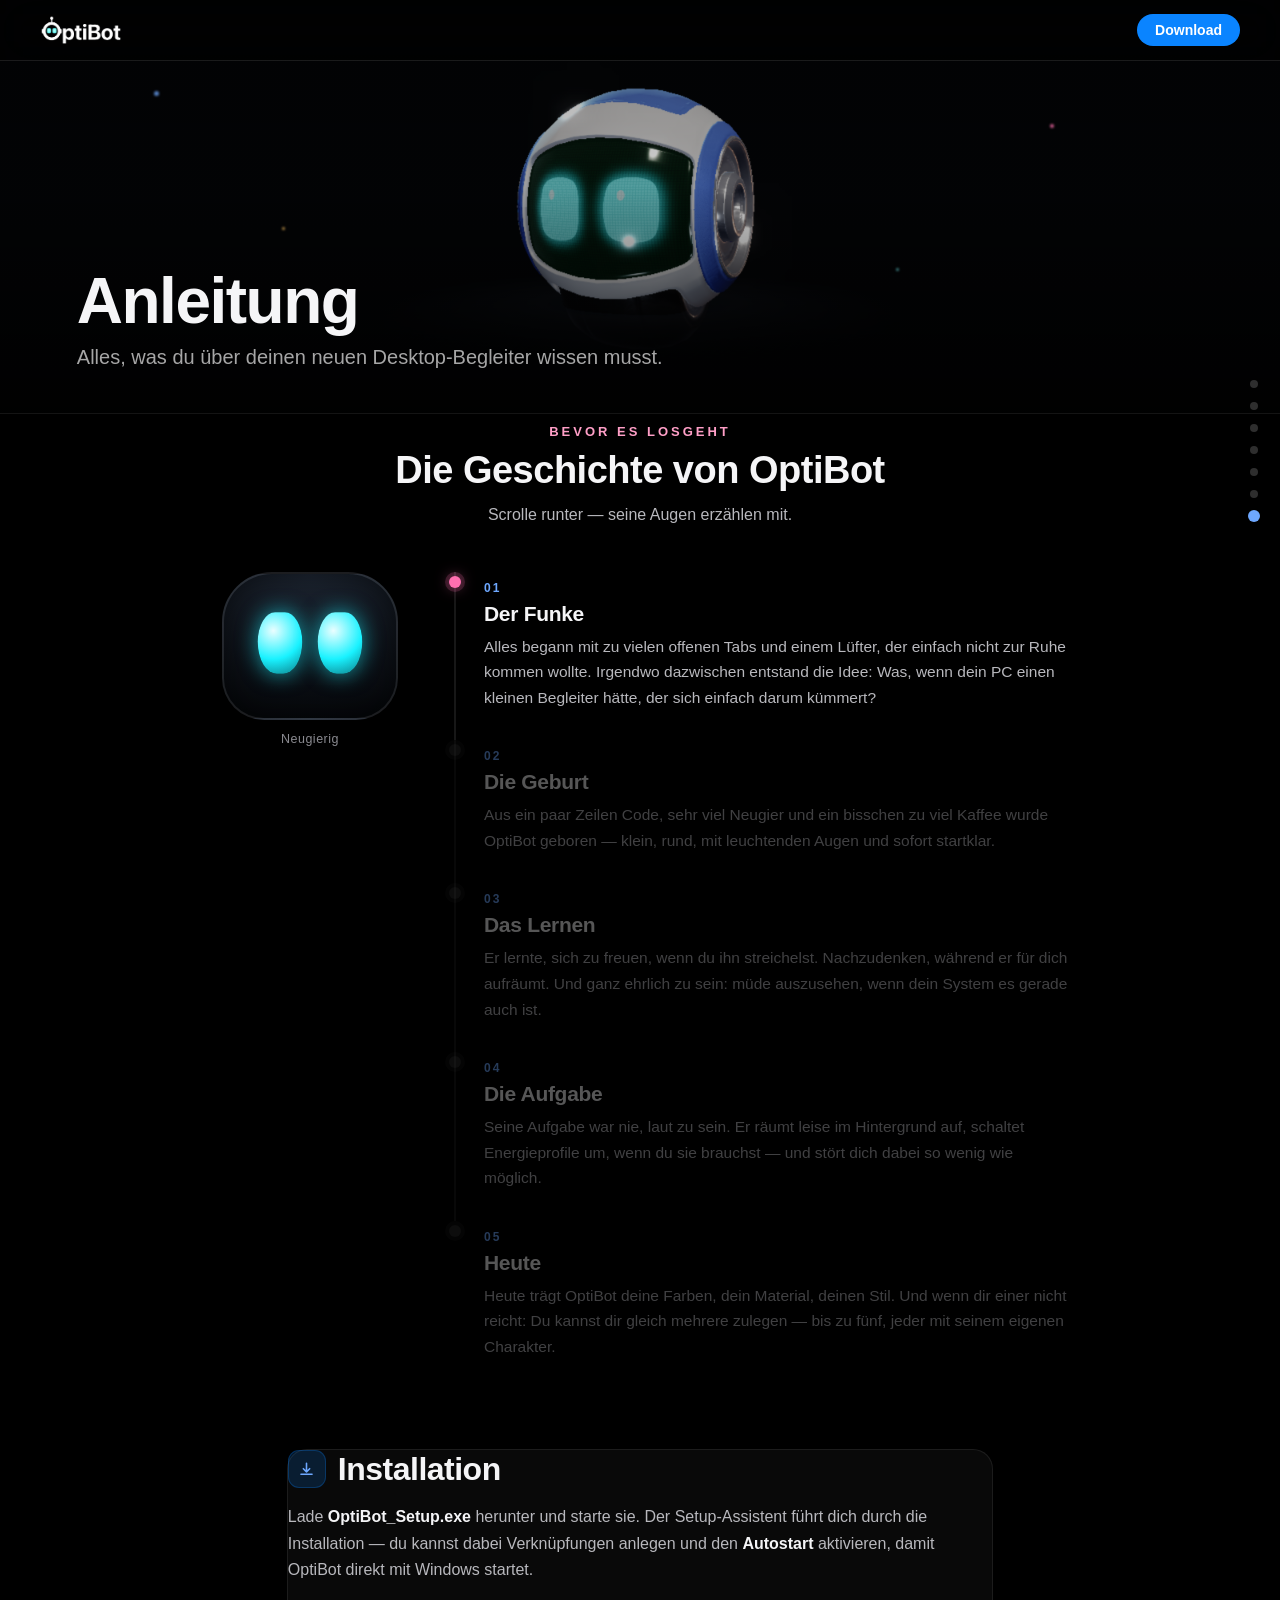
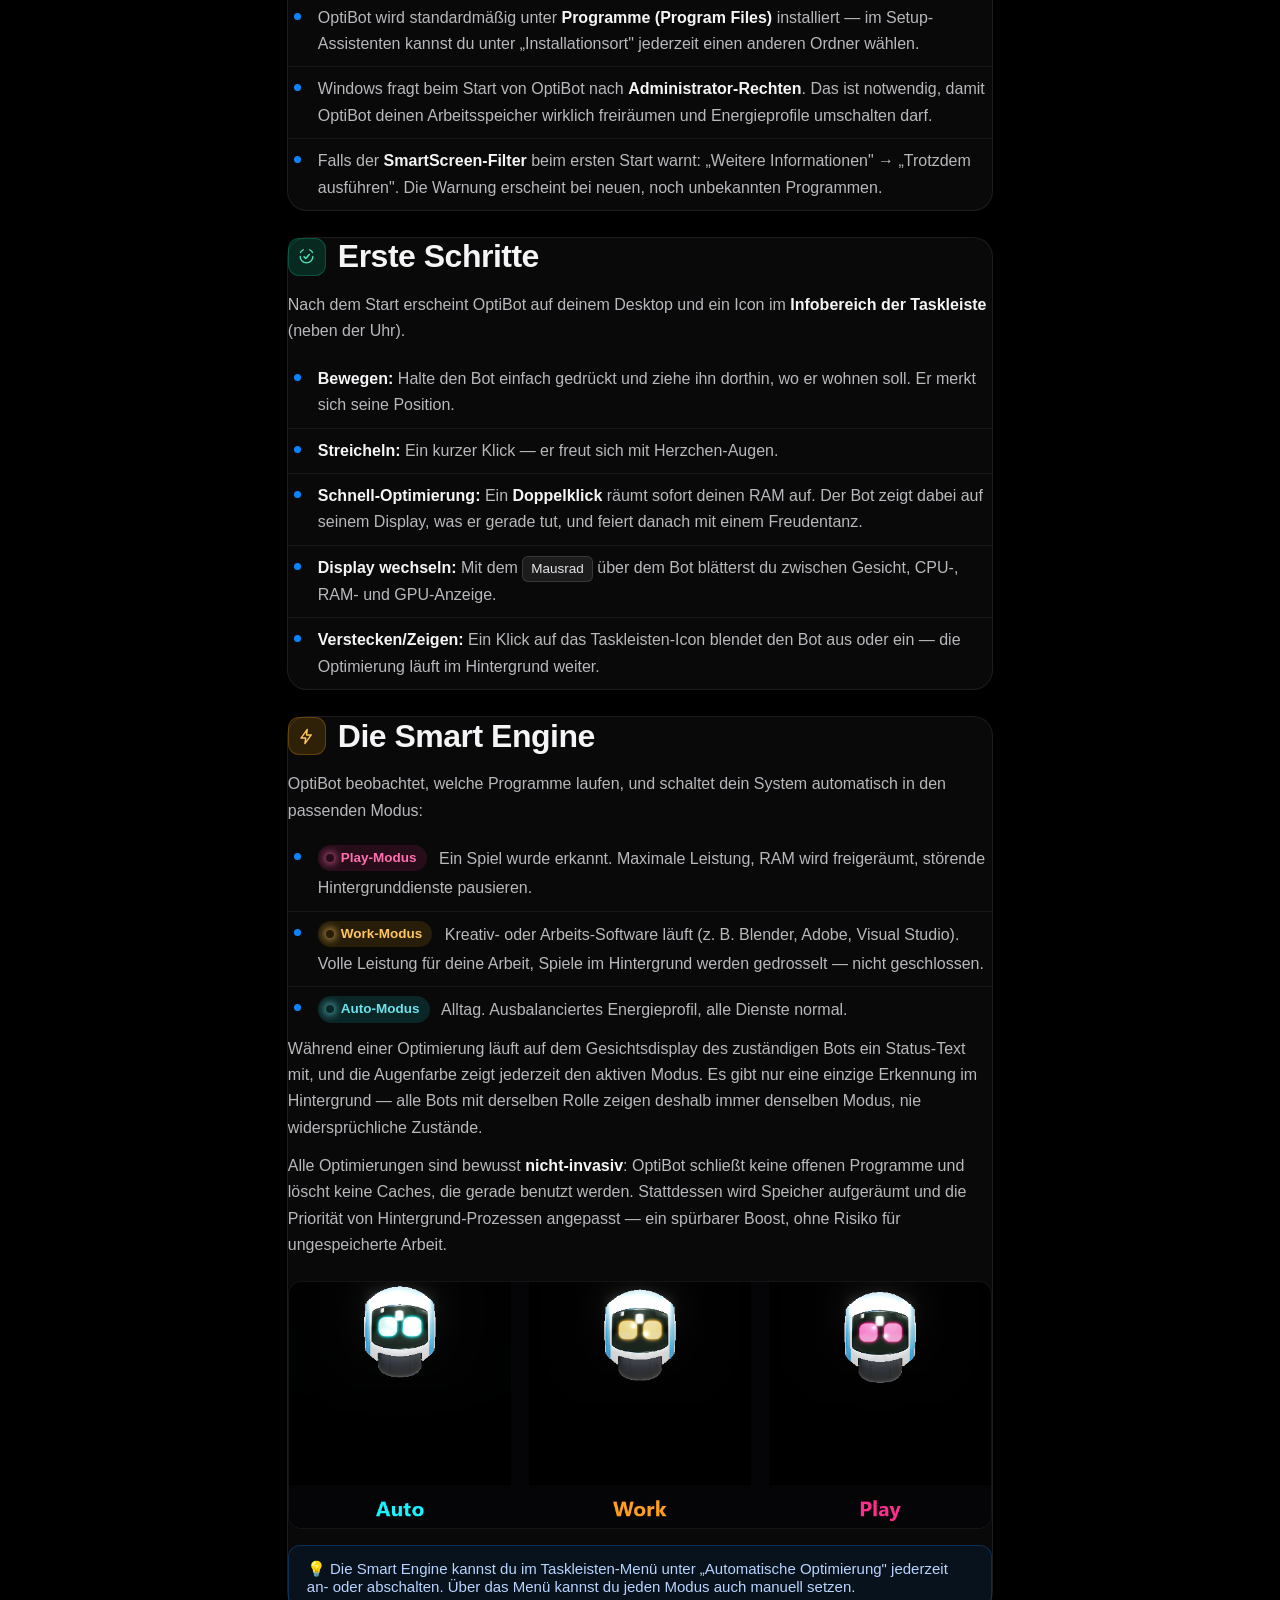
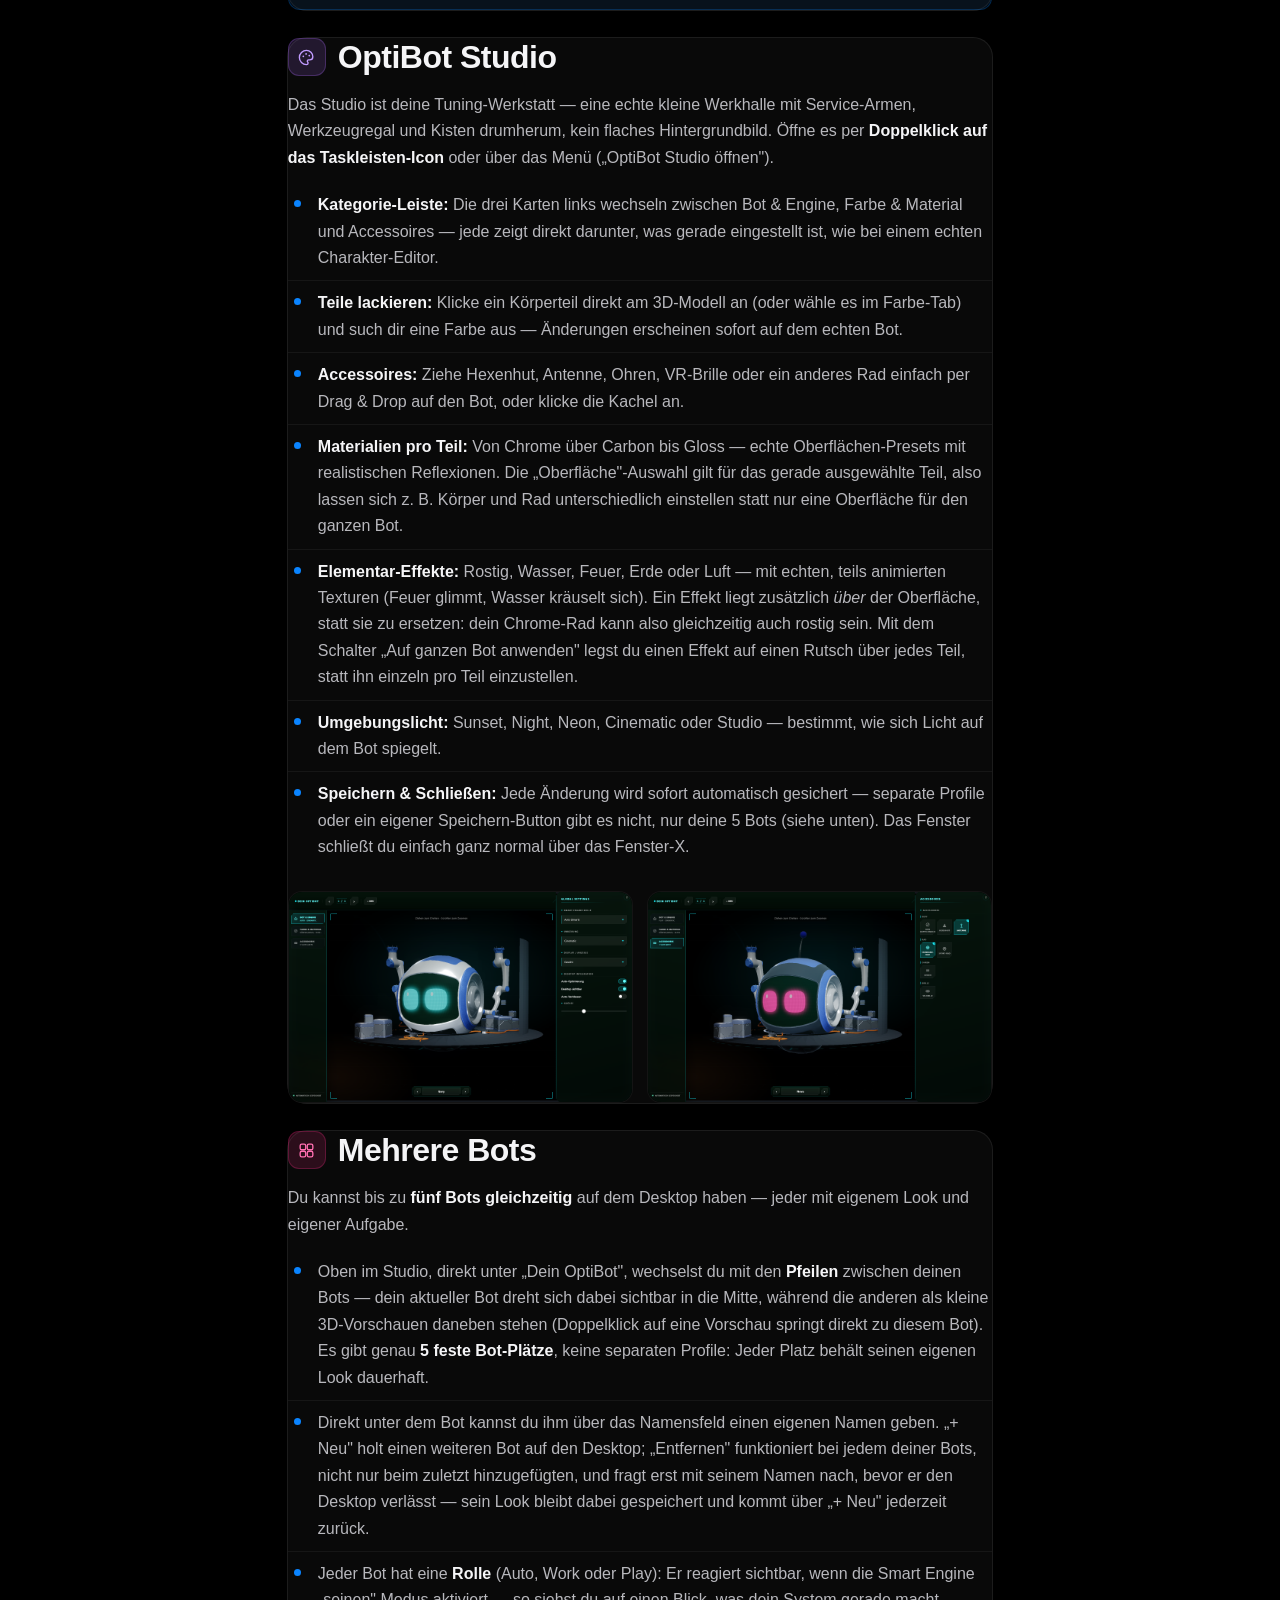
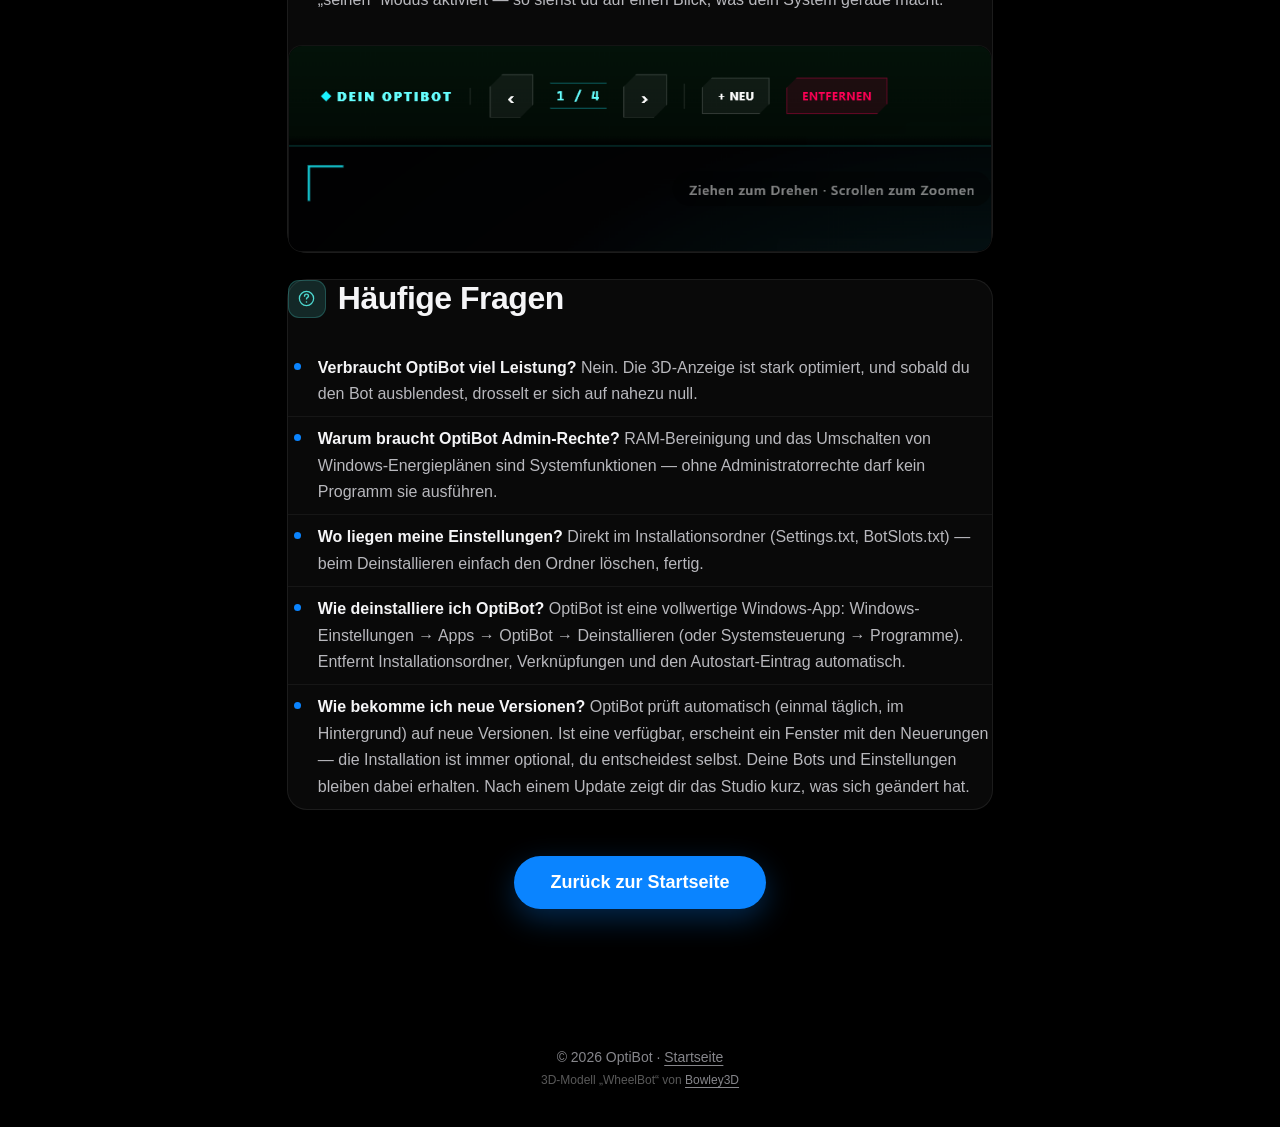
<file: anleitung.html>
<!DOCTYPE html>
<html lang="de">
<head>
    <meta charset="UTF-8">
    <meta name="viewport" content="width=device-width, initial-scale=1.0">
    <meta name="description" content="OptiBot Anleitung – Installation, Smart Engine, Studio und Multi-Bot-Setup erklärt.">
    <title>OptiBot &mdash; Anleitung</title>
    <link rel="icon" type="image/png" href="logo.png">
    <link rel="stylesheet" href="style.css">
    <style>
        /* Doc-specific layout on top of the site's base styles */
        .doc-header {
            position: relative;
            height: min(46vh, 420px);
            min-height: 260px;
            overflow: hidden;
            display: flex;
            align-items: flex-end;
            border-bottom: 1px solid rgba(255,255,255,0.08);
        }
        .doc-header img {
            position: absolute; inset: 0;
            width: 100%; height: 100%;
            object-fit: cover;
            object-position: center;
        }
        .doc-header .overlay {
            position: absolute; inset: 0;
            background: linear-gradient(to top, rgba(0,0,0,0.85) 0%, rgba(0,0,0,0.2) 55%, rgba(0,0,0,0.35) 100%);
        }
        .doc-header .title {
            position: relative;
            z-index: 2;
            padding: 0 6% 44px;
        }
        .doc-header h1 { font-size: clamp(38px, 6vw, 64px); font-weight: 800; letter-spacing: -1.5px; }
        .doc-header p { font-size: clamp(16px, 2vw, 20px); color: rgba(255,255,255,0.65); margin-top: 8px; }

        .doc {
            max-width: 860px;
            margin: 0 auto;
            padding: 60px 6% 100px;
        }
        .doc section {
            min-height: unset;
            padding: 0;
            margin-bottom: 26px;
            /* The site's base stylesheet hides sections (opacity 0) until the
               scroll-observer in script.js reveals them — this page doesn't
               load that script, so undo it here or the cards never appear. */
            opacity: 1;
            transform: none;
        }
        .doc-card {
            background: rgba(255,255,255,0.035);
            border: 1px solid rgba(255,255,255,0.08);
            border-radius: 20px;
            padding: 34px 38px;
            backdrop-filter: blur(14px);
            -webkit-backdrop-filter: blur(14px);
        }
        .doc-card h2 {
            font-size: clamp(24px, 3vw, 32px);
            font-weight: 700;
            letter-spacing: -0.5px;
            margin-bottom: 16px;
            display: flex;
            align-items: center;
            gap: 12px;
        }
        .doc-card p, .doc-card li {
            font-size: 16px;
            line-height: 1.65;
            color: #b8b8bd;
        }
        .doc-card p + p { margin-top: 12px; }
        .doc-card ul { margin: 12px 0 0 0; padding-left: 0; list-style: none; }
        .doc-card li {
            padding: 9px 0 9px 30px;
            position: relative;
            border-bottom: 1px solid rgba(255,255,255,0.05);
        }
        .doc-card li:last-child { border-bottom: none; }
        .doc-card li::before {
            content: '';
            position: absolute;
            left: 6px; top: 17px;
            width: 7px; height: 7px;
            border-radius: 50%;
            background: #0A84FF;
        }
        .doc-card b { color: #f5f5f7; font-weight: 600; }
        .kbd {
            display: inline-block;
            padding: 1px 8px;
            border-radius: 6px;
            background: rgba(255,255,255,0.08);
            border: 1px solid rgba(255,255,255,0.12);
            font-size: 13.5px;
            color: #e5e5ea;
            white-space: nowrap;
        }
        .tip {
            margin-top: 16px;
            padding: 14px 18px;
            border-radius: 12px;
            background: rgba(10,132,255,0.08);
            border: 1px solid rgba(10,132,255,0.25);
            font-size: 15px;
            color: #b9d4ff;
        }
        .back-row { text-align: center; margin-top: 46px; }

        .doc-img {
            width: 100%;
            display: block;
            margin-top: 22px;
            border-radius: 14px;
            border: 1px solid rgba(255,255,255,0.08);
            background: #000;
        }
        .doc-img-row {
            display: flex;
            gap: 14px;
            margin-top: 22px;
            flex-wrap: wrap;
        }
        .doc-img-row .doc-img { margin-top: 0; width: auto; min-width: 0; flex: 1 1 220px; }
        .doc-caption {
            margin-top: 10px;
            font-size: 13px;
            color: #86868b;
            text-align: center;
        }

        /* ---------- "mini experience" pass ---------- */
        .doc-header .sparkle {
            position: absolute;
            border-radius: 50%;
            pointer-events: none;
            filter: blur(1px);
            animation: sparkleDrift 7s ease-in-out infinite;
        }
        @keyframes sparkleDrift {
            0%, 100% { transform: translateY(0) scale(1); opacity: 0.55; }
            50% { transform: translateY(-22px) scale(1.3); opacity: 1; }
        }
        .doc-header img {
            animation: heroBreathe 9s ease-in-out infinite;
        }
        @keyframes heroBreathe {
            0%, 100% { transform: scale(1.0); }
            50% { transform: scale(1.035); }
        }
        @media (prefers-reduced-motion: reduce) {
            .doc-header img, .doc-header .sparkle { animation: none; }
        }

        .doc-card.reveal {
            opacity: 0;
            transform: translateY(28px);
            transition: opacity 0.7s cubic-bezier(0.16, 1, 0.3, 1), transform 0.7s cubic-bezier(0.16, 1, 0.3, 1);
        }
        .doc-card.reveal.visible { opacity: 1; transform: translateY(0); }

        .icon-chip {
            display: inline-flex;
            align-items: center;
            justify-content: center;
            width: 38px; height: 38px;
            border-radius: 11px;
            flex: none;
            background: var(--chip-bg, rgba(10,132,255,0.16));
            color: var(--chip-fg, #6ea8ff);
            box-shadow: 0 0 0 1px var(--chip-ring, rgba(10,132,255,0.22)) inset;
        }
        .icon-chip svg { width: 19px; height: 19px; }
        .doc-card:hover .icon-chip { box-shadow: 0 0 0 1px var(--chip-ring, rgba(10,132,255,0.22)) inset, 0 0 22px -4px var(--chip-fg, #6ea8ff); transition: box-shadow 0.4s; }

        .doc-img { transition: transform 0.45s cubic-bezier(0.16,1,0.3,1), box-shadow 0.45s; }
        .doc-img:hover { transform: translateY(-4px) scale(1.012); box-shadow: 0 18px 40px -14px rgba(0,0,0,0.6); }

        .mode-chip {
            display: inline-flex;
            align-items: center;
            gap: 7px;
            padding: 2px 10px 2px 8px;
            margin: 0 8px 4px 0;
            border-radius: 20px;
            font-size: 13.5px;
            font-weight: 600;
            white-space: nowrap;
            vertical-align: middle;
        }
        .mode-chip .dot {
            width: 8px; height: 8px;
            border-radius: 50%;
            box-shadow: 0 0 8px 1px currentColor;
        }
        .mode-chip.play { background: rgba(255,46,138,0.12); color: #ff6fb0; }
        .mode-chip.work { background: rgba(255,168,0,0.12); color: #ffc561; }
        .mode-chip.auto { background: rgba(25,242,255,0.12); color: #6be3ea; }

        /* Thin reading-progress bar — a small, quiet piece of "this page
           responds to you" polish that doesn't compete with the content. */
        .scroll-progress {
            position: fixed; top: 0; left: 0; height: 3px; width: 0%;
            background: linear-gradient(90deg, #6ea8ff, #ff6fb0, #ffc561);
            z-index: 200; transition: width 0.1s linear;
        }

        .icon-chip { transition: transform 0.35s cubic-bezier(0.34,1.56,0.64,1); }
        .doc-card:hover .icon-chip { transform: rotate(-6deg) scale(1.08); }

        /* ---------- "Die Geschichte von OptiBot" — a small, warm origin
           story ahead of the technical sections, told as a scrollytelling
           timeline: a sticky reactive mini-face on the left morphs its
           expression as each beat scrolls past on the right. The eyes are
           deliberately shape/size-morphing rounded blobs (not just a color
           swap) — the closest a flat CSS widget gets to how the real
           product's eyes actually deform between expressions, without
           duplicating that app's canvas/Catmull-Rom code for a one-off
           marketing widget. ---------- */
        /* Real bug: this is a bare <section>, and the base stylesheet hides
           every <section> at opacity:0 until script.js's scroll-observer
           reveals it — the same trap the .doc section override below
           already exists to avoid, just missed here since this section
           sits outside .doc. Without this, the entire story block rendered
           fully invisible (confirmed via computed styles: opacity:0,
           otherwise correctly laid out) despite every child element being
           individually visible/opaque. */
        .story-section { padding: 10px 6% 26px; opacity: 1; transform: none; }
        .story-intro { max-width: 640px; margin: 0 auto 44px; text-align: center; }
        .story-intro .eyebrow { font-size: 13px; font-weight: 700; letter-spacing: 3px; color: #ff9fc7; text-transform: uppercase; }
        .story-intro h2 { font-size: clamp(26px, 3.6vw, 38px); font-weight: 800; letter-spacing: -0.5px; margin-top: 10px; }
        .story-intro p { color: #b8b8bd; margin-top: 10px; line-height: 1.6; }

        .story-grid { max-width: 860px; margin: 0 auto; display: grid; grid-template-columns: 200px 1fr; gap: 44px; align-items: start; }
        .story-face-col { position: sticky; top: 100px; display: flex; flex-direction: column; align-items: center; gap: 12px; }
        .mini-face {
            width: 176px; height: 148px; border-radius: 50px 50px 42px 42px;
            background: radial-gradient(120% 100% at 50% 0%, #1c2430, #05070a);
            border: 2px solid rgba(255,255,255,0.09);
            box-shadow: 0 24px 50px -20px rgba(0,0,0,0.7), inset 0 0 30px rgba(0,0,0,0.45);
            display: flex; align-items: center; justify-content: center; gap: 18px;
        }
        .mini-eye {
            width: 42px; height: 50px; border-radius: 42% 42% 46% 46% / 52% 52% 56% 56%;
            background: radial-gradient(circle at 35% 30%, #eafeff, #19f2ff 55%, #0c7c86 100%);
            box-shadow: 0 0 18px 2px rgba(25,242,255,0.5);
            transition: all 0.55s cubic-bezier(0.34, 1.4, 0.4, 1);
        }
        .story-face-label { font-size: 12.5px; color: #8a8a90; letter-spacing: 0.5px; min-height: 16px; transition: opacity 0.3s; }

        .mini-face.curious .mini-eye { height: 58px; transform: translateY(-3px) scale(1.06); }
        .mini-face.heart .mini-eye {
            background: radial-gradient(circle at 35% 30%, #ffe3ef, #ff6fb0 55%, #b23a72 100%);
            box-shadow: 0 0 18px 2px rgba(255,111,176,0.55); transform: scale(1.04);
        }
        .mini-face.focused .mini-eye { height: 24px; border-radius: 50% / 65%; }
        .mini-face.happy .mini-eye {
            height: 54px; transform: scale(1.05) translateY(-2px);
            background: radial-gradient(circle at 35% 30%, #eafeff, #6be3ea 55%, #157b82 100%);
        }

        .story-beats { min-width: 0; }
        .story-beat {
            padding: 6px 0 30px 28px; border-left: 2px solid rgba(255,255,255,0.09); position: relative;
            opacity: 0.35; transition: opacity 0.5s ease;
        }
        .story-beat.active { opacity: 1; }
        .story-beat:last-child { border-left-color: transparent; padding-bottom: 4px; }
        .story-beat::before {
            content: ''; position: absolute; left: -7px; top: 4px; width: 12px; height: 12px; border-radius: 50%;
            background: rgba(255,255,255,0.15); box-shadow: 0 0 0 4px rgba(255,255,255,0.05);
            transition: background 0.4s, box-shadow 0.4s;
        }
        .story-beat.active::before { background: #ff6fb0; box-shadow: 0 0 0 4px rgba(255,111,176,0.18), 0 0 14px rgba(255,111,176,0.5); }
        .story-eyebrow { font-size: 12px; color: #6ea8ff; letter-spacing: 2px; font-weight: 700; }
        .story-beat h3 { font-size: 21px; font-weight: 700; margin: 6px 0 8px; letter-spacing: -0.3px; }
        .story-beat p { color: #b8b8bd; line-height: 1.65; font-size: 15.5px; }

        @media (max-width: 720px) {
            .story-grid { grid-template-columns: 1fr; }
            .story-face-col { position: static; flex-direction: row; justify-content: center; margin-bottom: 10px; }
        }

        /* Right-edge section wayfinding — an Apple-product-page-style dot
           rail, hidden on narrow screens where there's no room to spare. */
        .doc-nav {
            position: fixed;
            right: 22px;
            top: 50%;
            transform: translateY(-50%);
            display: flex;
            flex-direction: column;
            gap: 14px;
            z-index: 90;
        }
        .doc-nav a {
            width: 8px; height: 8px;
            border-radius: 50%;
            background: rgba(255,255,255,0.18);
            transition: background 0.3s, transform 0.3s;
        }
        .doc-nav a.active { background: #6ea8ff; transform: scale(1.5); }
        @media (max-width: 1100px) { .doc-nav { display: none; } }
    </style>
</head>
<body>
    <nav>
        <a href="index.html" class="brand">
            <img src="logo_wordmark.png" alt="OptiBot" class="wordmark">
        </a>
        <div class="nav-links">
            <a href="index.html#download" class="btn-nav">Download</a>
        </div>
    </nav>

    <header class="doc-header">
        <img src="tutorial_header.png" alt="OptiBot">
        <div class="sparkle" style="left:12%; top:22%; width:5px; height:5px; background:#6ea8ff; animation-delay:0s;"></div>
        <div class="sparkle" style="left:22%; top:55%; width:3px; height:3px; background:#ffc561; animation-delay:1.6s;"></div>
        <div class="sparkle" style="left:82%; top:30%; width:4px; height:4px; background:#ff6fb0; animation-delay:3.1s;"></div>
        <div class="sparkle" style="left:70%; top:65%; width:3px; height:3px; background:#6be3ea; animation-delay:4.4s;"></div>
        <div class="overlay"></div>
        <div class="title">
            <h1>Anleitung</h1>
            <p>Alles, was du über deinen neuen Desktop-Begleiter wissen musst.</p>
        </div>
    </header>

    <div class="scroll-progress" id="scrollProgress"></div>

    <div class="doc-nav" aria-hidden="true">
        <a href="#s-story" data-target="s-story"></a>
        <a href="#s-install" data-target="s-install"></a>
        <a href="#s-start" data-target="s-start"></a>
        <a href="#s-engine" data-target="s-engine"></a>
        <a href="#s-studio" data-target="s-studio"></a>
        <a href="#s-multi" data-target="s-multi"></a>
        <a href="#s-faq" data-target="s-faq"></a>
    </div>

    <section class="story-section" id="s-story">
        <div class="story-intro">
            <div class="eyebrow">Bevor es losgeht</div>
            <h2>Die Geschichte von OptiBot</h2>
            <p>Scrolle runter — seine Augen erzählen mit.</p>
        </div>
        <div class="story-grid">
            <div class="story-face-col">
                <div class="mini-face normal" id="miniFace">
                    <div class="mini-eye"></div>
                    <div class="mini-eye"></div>
                </div>
                <div class="story-face-label" id="miniFaceLabel">&nbsp;</div>
            </div>
            <div class="story-beats">
                <div class="story-beat" data-face="curious" data-label="Neugierig">
                    <span class="story-eyebrow">01</span>
                    <h3>Der Funke</h3>
                    <p>Alles begann mit zu vielen offenen Tabs und einem Lüfter, der einfach nicht zur Ruhe kommen wollte. Irgendwo dazwischen entstand die Idee: Was, wenn dein PC einen kleinen Begleiter hätte, der sich einfach darum kümmert?</p>
                </div>
                <div class="story-beat" data-face="normal" data-label="Startklar">
                    <span class="story-eyebrow">02</span>
                    <h3>Die Geburt</h3>
                    <p>Aus ein paar Zeilen Code, sehr viel Neugier und ein bisschen zu viel Kaffee wurde OptiBot geboren — klein, rund, mit leuchtenden Augen und sofort startklar.</p>
                </div>
                <div class="story-beat" data-face="heart" data-label="Verliebt">
                    <span class="story-eyebrow">03</span>
                    <h3>Das Lernen</h3>
                    <p>Er lernte, sich zu freuen, wenn du ihn streichelst. Nachzudenken, während er für dich aufräumt. Und ganz ehrlich zu sein: müde auszusehen, wenn dein System es gerade auch ist.</p>
                </div>
                <div class="story-beat" data-face="focused" data-label="Konzentriert">
                    <span class="story-eyebrow">04</span>
                    <h3>Die Aufgabe</h3>
                    <p>Seine Aufgabe war nie, laut zu sein. Er räumt leise im Hintergrund auf, schaltet Energieprofile um, wenn du sie brauchst — und stört dich dabei so wenig wie möglich.</p>
                </div>
                <div class="story-beat" data-face="happy" data-label="Glücklich">
                    <span class="story-eyebrow">05</span>
                    <h3>Heute</h3>
                    <p>Heute trägt OptiBot deine Farben, dein Material, deinen Stil. Und wenn dir einer nicht reicht: Du kannst dir gleich mehrere zulegen — bis zu fünf, jeder mit seinem eigenen Charakter.</p>
                </div>
            </div>
        </div>
    </section>

    <main class="doc">
        <section class="doc-card reveal" id="s-install">
            <h2><span class="icon-chip" style="--chip-bg:rgba(10,132,255,0.16); --chip-fg:#6ea8ff; --chip-ring:rgba(10,132,255,0.25)"><svg viewBox="0 0 24 24" fill="none"><path d="M12 4V15M12 15L8 11M12 15L16 11" stroke="currentColor" stroke-width="2" stroke-linecap="round" stroke-linejoin="round"/><path d="M5 18H19" stroke="currentColor" stroke-width="2" stroke-linecap="round"/></svg></span>Installation</h2>
            <p>Lade <b>OptiBot_Setup.exe</b> herunter und starte sie. Der Setup-Assistent führt dich durch die Installation — du kannst dabei Verknüpfungen anlegen und den <b>Autostart</b> aktivieren, damit OptiBot direkt mit Windows startet.</p>
            <ul>
                <li>OptiBot wird standardmäßig unter <b>Programme (Program Files)</b> installiert — im Setup-Assistenten kannst du unter „Installationsort" jederzeit einen anderen Ordner wählen.</li>
                <li>Windows fragt beim Start von OptiBot nach <b>Administrator-Rechten</b>. Das ist notwendig, damit OptiBot deinen Arbeitsspeicher wirklich freiräumen und Energieprofile umschalten darf.</li>
                <li>Falls der <b>SmartScreen-Filter</b> beim ersten Start warnt: „Weitere Informationen" → „Trotzdem ausführen". Die Warnung erscheint bei neuen, noch unbekannten Programmen.</li>
            </ul>
        </section>

        <section class="doc-card reveal" id="s-start">
            <h2><span class="icon-chip" style="--chip-bg:rgba(0,229,168,0.14); --chip-fg:#4de3b8; --chip-ring:rgba(0,229,168,0.22)"><svg viewBox="0 0 24 24" fill="none"><path d="M9 12.5l2 2 4.5-5" stroke="currentColor" stroke-width="2" stroke-linecap="round" stroke-linejoin="round"/><path d="M8 3.5c-2 1.2-3 2-3.6 3.4M16 3.5c2 1.2 3 2 3.6 3.4M4 12c0 4.4 3.6 8 8 8s8-3.6 8-8" stroke="currentColor" stroke-width="1.7" stroke-linecap="round"/></svg></span>Erste Schritte</h2>
            <p>Nach dem Start erscheint OptiBot auf deinem Desktop und ein Icon im <b>Infobereich der Taskleiste</b> (neben der Uhr).</p>
            <ul>
                <li><b>Bewegen:</b> Halte den Bot einfach gedrückt und ziehe ihn dorthin, wo er wohnen soll. Er merkt sich seine Position.</li>
                <li><b>Streicheln:</b> Ein kurzer Klick — er freut sich mit Herzchen-Augen.</li>
                <li><b>Schnell-Optimierung:</b> Ein <b>Doppelklick</b> räumt sofort deinen RAM auf. Der Bot zeigt dabei auf seinem Display, was er gerade tut, und feiert danach mit einem Freudentanz.</li>
                <li><b>Display wechseln:</b> Mit dem <span class="kbd">Mausrad</span> über dem Bot blätterst du zwischen Gesicht, CPU-, RAM- und GPU-Anzeige.</li>
                <li><b>Verstecken/Zeigen:</b> Ein Klick auf das Taskleisten-Icon blendet den Bot aus oder ein — die Optimierung läuft im Hintergrund weiter.</li>
            </ul>
        </section>

        <section class="doc-card reveal" id="s-engine">
            <h2><span class="icon-chip" style="--chip-bg:rgba(255,168,0,0.15); --chip-fg:#ffc561; --chip-ring:rgba(255,168,0,0.24)"><svg viewBox="0 0 24 24" fill="none"><path d="M13 3L5 14h6l-1 7 8-11h-6l1-7z" stroke="currentColor" stroke-width="1.8" stroke-linejoin="round"/></svg></span>Die Smart Engine</h2>
            <p>OptiBot beobachtet, welche Programme laufen, und schaltet dein System automatisch in den passenden Modus:</p>
            <ul>
                <li><span class="mode-chip play"><span class="dot"></span>Play-Modus</span> Ein Spiel wurde erkannt. Maximale Leistung, RAM wird freigeräumt, störende Hintergrunddienste pausieren.</li>
                <li><span class="mode-chip work"><span class="dot"></span>Work-Modus</span> Kreativ- oder Arbeits-Software läuft (z.&nbsp;B. Blender, Adobe, Visual Studio). Volle Leistung für deine Arbeit, Spiele im Hintergrund werden gedrosselt &mdash; nicht geschlossen.</li>
                <li><span class="mode-chip auto"><span class="dot"></span>Auto-Modus</span> Alltag. Ausbalanciertes Energieprofil, alle Dienste normal.</li>
            </ul>
            <p>Während einer Optimierung läuft auf dem Gesichtsdisplay des zuständigen Bots ein Status-Text mit, und die Augenfarbe zeigt jederzeit den aktiven Modus. Es gibt nur eine einzige Erkennung im Hintergrund — alle Bots mit derselben Rolle zeigen deshalb immer denselben Modus, nie widersprüchliche Zustände.</p>
            <p>Alle Optimierungen sind bewusst <b>nicht-invasiv</b>: OptiBot schließt keine offenen Programme und löscht keine Caches, die gerade benutzt werden. Stattdessen wird Speicher aufgeräumt und die Priorität von Hintergrund-Prozessen angepasst — ein spürbarer Boost, ohne Risiko für ungespeicherte Arbeit.</p>
            <img class="doc-img" src="anleitung_modes.png" alt="Die drei Augenfarben der Smart Engine: Auto (cyan), Work (bernstein), Play (magenta)">
            <div class="tip">💡 Die Smart Engine kannst du im Taskleisten-Menü unter „Automatische Optimierung" jederzeit an- oder abschalten. Über das Menü kannst du jeden Modus auch manuell setzen.</div>
        </section>

        <section class="doc-card reveal" id="s-studio">
            <h2><span class="icon-chip" style="--chip-bg:rgba(176,107,255,0.15); --chip-fg:#c19bff; --chip-ring:rgba(176,107,255,0.25)"><svg viewBox="0 0 24 24" fill="none"><path d="M12 3a9 9 0 100 18c1.1 0 2-.9 2-2 0-.5-.2-1-.5-1.3-.3-.4-.5-.8-.5-1.2 0-.9.7-1.5 1.5-1.5H16a4 4 0 004-4c0-4.4-3.6-8-8-8z" stroke="currentColor" stroke-width="1.7" stroke-linejoin="round"/><circle cx="8" cy="10.5" r="1.1" fill="currentColor"/><circle cx="11.5" cy="7.5" r="1.1" fill="currentColor"/><circle cx="15.5" cy="9.5" r="1.1" fill="currentColor"/></svg></span>OptiBot Studio</h2>
            <p>Das Studio ist deine Tuning-Werkstatt — eine echte kleine Werkhalle mit Service-Armen, Werkzeugregal und Kisten drumherum, kein flaches Hintergrundbild. Öffne es per <b>Doppelklick auf das Taskleisten-Icon</b> oder über das Menü („OptiBot Studio öffnen").</p>
            <ul>
                <li><b>Kategorie-Leiste:</b> Die drei Karten links wechseln zwischen Bot &amp; Engine, Farbe &amp; Material und Accessoires — jede zeigt direkt darunter, was gerade eingestellt ist, wie bei einem echten Charakter-Editor.</li>
                <li><b>Teile lackieren:</b> Klicke ein Körperteil direkt am 3D-Modell an (oder wähle es im Farbe-Tab) und such dir eine Farbe aus — Änderungen erscheinen sofort auf dem echten Bot.</li>
                <li><b>Accessoires:</b> Ziehe Hexenhut, Antenne, Ohren, VR-Brille oder ein anderes Rad einfach per Drag &amp; Drop auf den Bot, oder klicke die Kachel an.</li>
                <li><b>Materialien pro Teil:</b> Von Chrome über Carbon bis Gloss — echte Oberflächen-Presets mit realistischen Reflexionen. Die „Oberfläche"-Auswahl gilt für das gerade ausgewählte Teil, also lassen sich z. B. Körper und Rad unterschiedlich einstellen statt nur eine Oberfläche für den ganzen Bot.</li>
                <li><b>Elementar-Effekte:</b> Rostig, Wasser, Feuer, Erde oder Luft — mit echten, teils animierten Texturen (Feuer glimmt, Wasser kräuselt sich). Ein Effekt liegt zusätzlich <i>über</i> der Oberfläche, statt sie zu ersetzen: dein Chrome-Rad kann also gleichzeitig auch rostig sein. Mit dem Schalter „Auf ganzen Bot anwenden" legst du einen Effekt auf einen Rutsch über jedes Teil, statt ihn einzeln pro Teil einzustellen.</li>
                <li><b>Umgebungslicht:</b> Sunset, Night, Neon, Cinematic oder Studio — bestimmt, wie sich Licht auf dem Bot spiegelt.</li>
                <li><b>Speichern &amp; Schließen:</b> Jede Änderung wird sofort automatisch gesichert — separate Profile oder ein eigener Speichern-Button gibt es nicht, nur deine 5 Bots (siehe unten). Das Fenster schließt du einfach ganz normal über das Fenster-X.</li>
            </ul>
            <div class="doc-img-row">
                <img class="doc-img" src="anleitung_studio1.png" alt="OptiBot Studio: Übersicht mit Inspector-Panel">
                <img class="doc-img" src="anleitung_studio2.png" alt="OptiBot Studio: Bot mit Accessoires und Farben">
            </div>
        </section>

        <section class="doc-card reveal" id="s-multi">
            <h2><span class="icon-chip" style="--chip-bg:rgba(255,46,138,0.14); --chip-fg:#ff6fb0; --chip-ring:rgba(255,46,138,0.24)"><svg viewBox="0 0 24 24" fill="none"><rect x="4" y="4" width="7" height="7" rx="2" stroke="currentColor" stroke-width="1.7"/><rect x="13" y="4" width="7" height="7" rx="2" stroke="currentColor" stroke-width="1.7"/><rect x="4" y="13" width="7" height="7" rx="2" stroke="currentColor" stroke-width="1.7"/><rect x="13" y="13" width="7" height="7" rx="2" stroke="currentColor" stroke-width="1.7"/></svg></span>Mehrere Bots</h2>
            <p>Du kannst bis zu <b>fünf Bots gleichzeitig</b> auf dem Desktop haben — jeder mit eigenem Look und eigener Aufgabe.</p>
            <ul>
                <li>Oben im Studio, direkt unter „Dein OptiBot", wechselst du mit den <b>Pfeilen</b> zwischen deinen Bots — dein aktueller Bot dreht sich dabei sichtbar in die Mitte, während die anderen als kleine 3D-Vorschauen daneben stehen (Doppelklick auf eine Vorschau springt direkt zu diesem Bot). Es gibt genau <b>5 feste Bot-Plätze</b>, keine separaten Profile: Jeder Platz behält seinen eigenen Look dauerhaft.</li>
                <li>Direkt unter dem Bot kannst du ihm über das Namensfeld einen eigenen Namen geben. „+ Neu" holt einen weiteren Bot auf den Desktop; „Entfernen" funktioniert bei jedem deiner Bots, nicht nur beim zuletzt hinzugefügten, und fragt erst mit seinem Namen nach, bevor er den Desktop verlässt — sein Look bleibt dabei gespeichert und kommt über „+ Neu" jederzeit zurück.</li>
                <li>Jeder Bot hat eine <b>Rolle</b> (Auto, Work oder Play): Er reagiert sichtbar, wenn die Smart Engine „seinen" Modus aktiviert — so siehst du auf einen Blick, was dein System gerade macht.</li>
            </ul>
            <img class="doc-img" src="anleitung_multibot.png" alt="Bis zu fünf OptiBots gleichzeitig, jeder mit eigenem Look">
        </section>

        <section class="doc-card reveal" id="s-faq">
            <h2><span class="icon-chip" style="--chip-bg:rgba(77,216,208,0.15); --chip-fg:#4dd8d0; --chip-ring:rgba(77,216,208,0.24)"><svg viewBox="0 0 24 24" fill="none"><path d="M9.5 9a2.5 2.5 0 115 0c0 1.5-2.5 1.6-2.5 3.5" stroke="currentColor" stroke-width="1.8" stroke-linecap="round"/><circle cx="12" cy="16.5" r="1" fill="currentColor"/><circle cx="12" cy="12" r="9" stroke="currentColor" stroke-width="1.6"/></svg></span>Häufige Fragen</h2>
            <ul>
                <li><b>Verbraucht OptiBot viel Leistung?</b> Nein. Die 3D-Anzeige ist stark optimiert, und sobald du den Bot ausblendest, drosselt er sich auf nahezu null.</li>
                <li><b>Warum braucht OptiBot Admin-Rechte?</b> RAM-Bereinigung und das Umschalten von Windows-Energieplänen sind Systemfunktionen — ohne Administratorrechte darf kein Programm sie ausführen.</li>
                <li><b>Wo liegen meine Einstellungen?</b> Direkt im Installationsordner (Settings.txt, BotSlots.txt) — beim Deinstallieren einfach den Ordner löschen, fertig.</li>
                <li><b>Wie deinstalliere ich OptiBot?</b> OptiBot ist eine vollwertige Windows-App: Windows-Einstellungen &rarr; Apps &rarr; OptiBot &rarr; Deinstallieren (oder Systemsteuerung &rarr; Programme). Entfernt Installationsordner, Verknüpfungen und den Autostart-Eintrag automatisch.</li>
                <li><b>Wie bekomme ich neue Versionen?</b> OptiBot prüft automatisch (einmal täglich, im Hintergrund) auf neue Versionen. Ist eine verfügbar, erscheint ein Fenster mit den Neuerungen — die Installation ist immer optional, du entscheidest selbst. Deine Bots und Einstellungen bleiben dabei erhalten. Nach einem Update zeigt dir das Studio kurz, was sich geändert hat.</li>
            </ul>
        </section>

        <div class="back-row">
            <a href="index.html" class="btn-large">Zurück zur Startseite</a>
        </div>
    </main>

    <footer>
        <p>&copy; 2026 OptiBot &middot; <a href="index.html">Startseite</a></p>
        <p class="credit">3D-Modell &bdquo;WheelBot&ldquo; von <a href="https://bowley3d.itch.io/wheelbot-robot-character" target="_blank" rel="noopener">Bowley3D</a></p>
    </footer>

    <script>
        // Cards fade/slide in as they enter view — this page skips the main
        // site's script.js (no 3D scene here), so the base stylesheet's
        // opacity:0 default is undone inline and this observer drives the
        // reveal instead, scoped to just the .reveal cards.
        const cards = document.querySelectorAll('.doc-card.reveal');
        const cardObserver = new IntersectionObserver((entries) => {
            entries.forEach(e => { if (e.isIntersecting) e.target.classList.add('visible'); });
        }, { threshold: 0.15, rootMargin: '0px 0px -8% 0px' });
        cards.forEach(c => cardObserver.observe(c));

        // Side-rail dot nav: highlight whichever section is currently most
        // in view, same idea as the main site's scroll-progress bar but as
        // discrete stops since this page is a fixed set of topics, not a
        // continuous scene.
        const navDots = document.querySelectorAll('.doc-nav a');
        const navObserver = new IntersectionObserver((entries) => {
            entries.forEach(e => {
                if (!e.isIntersecting) return;
                navDots.forEach(d => d.classList.toggle('active', d.dataset.target === e.target.id));
            });
        }, { threshold: 0.5 });
        cards.forEach(c => navObserver.observe(c));

        // Reading-progress bar: how far down the whole page you've scrolled.
        const progressBar = document.getElementById('scrollProgress');
        function updateScrollProgress() {
            const doc = document.documentElement;
            const max = doc.scrollHeight - doc.clientHeight;
            progressBar.style.width = (max > 0 ? (doc.scrollTop / max) * 100 : 0) + '%';
        }
        window.addEventListener('scroll', updateScrollProgress, { passive: true });
        updateScrollProgress();

        // Story timeline: the sticky mini-face's expression follows whichever
        // beat is currently most centered in view — same IntersectionObserver
        // idea as the nav dots above, just driving a CSS class instead of a
        // link. rootMargin pulls the trigger band toward the vertical middle
        // of the viewport so the face changes right as a beat becomes the
        // one you're actually reading, not the instant it appears at the
        // bottom edge.
        const storyBeats = Array.from(document.querySelectorAll('.story-beat'));
        const miniFace = document.getElementById('miniFace');
        const miniFaceLabel = document.getElementById('miniFaceLabel');
        // Real bug caught by testing: an IntersectionObserver-driven version
        // of this (toggling an "active" Set as beats cross a trigger band)
        // went wrong right at the first/last beat — near the very top or
        // bottom of the page the browser can't scroll far enough to center
        // that beat at all, so it never actually entered the trigger band
        // and the face silently kept showing whichever beat *was* centered
        // instead. Plain geometry avoids the edge case entirely: on every
        // scroll tick, just measure every beat's actual on-screen distance
        // from the viewport's vertical center and pick the true minimum —
        // no "did this cross a threshold" state to ever get stale.
        let storyTicking = false;
        function updateStoryFace() {
            storyTicking = false;
            const viewportCenter = window.innerHeight / 2;
            let closest = null, closestDist = Infinity;
            storyBeats.forEach(el => {
                const r = el.getBoundingClientRect();
                const dist = Math.abs((r.top + r.height / 2) - viewportCenter);
                if (dist < closestDist) { closestDist = dist; closest = el; }
            });
            if (!closest) return;
            const visible = closestDist < window.innerHeight * 0.85; // don't react while the story section is far offscreen
            storyBeats.forEach(el => el.classList.toggle('active', el === closest && visible));
            if (visible) {
                miniFace.className = 'mini-face ' + closest.dataset.face;
                miniFaceLabel.textContent = closest.dataset.label || '';
            }
        }
        window.addEventListener('scroll', () => {
            if (storyTicking) return;
            storyTicking = true;
            requestAnimationFrame(updateStoryFace);
        }, { passive: true });
        updateStoryFace();
    </script>
</body>
</html>
</file>
<file: style.css>
* { box-sizing: border-box; margin: 0; padding: 0; }
html { scroll-behavior: smooth; }
body {
    font-family: -apple-system, BlinkMacSystemFont, 'SF Pro Display', 'Segoe UI', 'Helvetica Neue', sans-serif;
    background: #000;
    color: #f5f5f7;
    overflow-x: hidden;
}

/* Graceful degrade when WebGL genuinely can't initialize (see script.js
   isWebGLAvailable/startFallbackMode) — a static, on-brand backdrop instead
   of a plain black void with an invisible 3D bot that never arrives. */
body.no-webgl {
    background:
        radial-gradient(ellipse 60% 45% at 50% 30%, rgba(10,132,255,0.14), transparent 70%),
        radial-gradient(ellipse 50% 40% at 50% 80%, rgba(123,47,247,0.10), transparent 70%),
        #000;
}
body.no-webgl .visual-spacer {
    background: url('logo.png') center / 160px no-repeat;
    opacity: 0.6;
    filter: drop-shadow(0 0 30px rgba(25,242,255,0.25));
}
/* The hero has no .visual-spacer (its layout is centered, not split), so
   it showed nothing at all in fallback mode — the very first thing a
   visitor sees would have been just text on black, no mark at all. */
.hero-fallback-mark { display: none; }
body.no-webgl .hero-fallback-mark {
    display: block;
    width: 140px; height: 140px; margin: 32px auto 0;
    background: url('logo.png') center / contain no-repeat;
    opacity: 0.65;
    filter: drop-shadow(0 0 30px rgba(25,242,255,0.3));
}

#webgl-container {
    position: fixed;
    top: 0; left: 0;
    width: 100vw; height: 100vh;
    z-index: -1;
}

/* A soft color wash behind everything, eased toward the live customization
   accent color by script.js (mirrors the 3D scene's own accentLight) — ties
   the whole page's mood to whatever color the bot is currently wearing,
   instead of the atmosphere staying flat black while only the bot changes. */
#ambient-glow {
    position: fixed;
    inset: 0;
    z-index: -1;
    pointer-events: none;
    background: radial-gradient(ellipse 70% 55% at 50% 55%, var(--accent-glow, rgba(10,132,255,0.16)), transparent 72%);
    /* No CSS transition here on purpose: script.js already eases the color
       itself (curGlowColor.lerp) and throttles how often it writes this
       property. A transition on top of that double-eases AND forces the
       browser to treat this full-viewport gradient as continuously
       animating (repainting every frame) for the transition's whole
       duration on every single update — measurably expensive layered on
       top of the WebGL canvas's own 60fps redraw. */
}

/* Thin top-of-viewport progress bar, filled by script.js as the user scrolls
   through the page — cheap orientation cue on a long scrollytelling page
   that otherwise gives no sense of "how much is left". */
#scroll-progress {
    position: fixed;
    top: 0; left: 0;
    height: 2.5px;
    width: 0%;
    background: linear-gradient(90deg, #0A84FF, #19f2ff);
    box-shadow: 0 0 10px rgba(25, 242, 254, 0.7);
    z-index: 200;
    pointer-events: none;
}

/* Subtle static film grain — a flat pure-black background reads as
   "digital/cheap" at large sizes; a faint texture is what separates a real
   cinematic black from a CSS black. Pure SVG turbulence, no image asset.
   Deliberately NOT mix-blend-mode (was "overlay"): a full-viewport blended
   layer forces the browser onto a much more expensive compositing path,
   re-reading the actual pixels of everything underneath — including the
   WebGL canvas — on every single one of its 60fps redraws. Plain low
   opacity is compositor-cheap and, at 3.5%, visually almost identical. */
#grain-overlay {
    position: fixed;
    inset: 0;
    z-index: 50;
    pointer-events: none;
    opacity: 0.035;
    background-image: url("data:image/svg+xml,%3Csvg xmlns='http://www.w3.org/2000/svg' width='180' height='180'%3E%3Cfilter id='n'%3E%3CfeTurbulence type='fractalNoise' baseFrequency='0.9' numOctaves='2' stitchTiles='stitch'/%3E%3C/filter%3E%3Crect width='100%25' height='100%25' filter='url(%23n)'/%3E%3C/svg%3E");
}

nav {
    position: fixed;
    top: 0; left: 0; right: 0;
    display: flex;
    justify-content: space-between;
    align-items: center;
    padding: 14px 40px;
    z-index: 100;
    background: rgba(0,0,0,0.4);
    backdrop-filter: blur(20px);
    -webkit-backdrop-filter: blur(20px);
    border-bottom: 1px solid rgba(255,255,255,0.1);
}

.brand {
    display: flex;
    align-items: center;
    gap: 12px;
    text-decoration: none;
    color: #f5f5f7;
}
.brand img.wordmark {
    height: 30px;
    width: auto;
    display: block;
}

.nav-links { display: flex; align-items: center; gap: 10px; }

.btn-ghost {
    color: rgba(255,255,255,0.75);
    text-decoration: none;
    font-size: 14px;
    font-weight: 500;
    padding: 8px 14px;
    border-radius: 20px;
    transition: color 0.3s, background 0.3s;
}
.btn-ghost:hover { color: #fff; background: rgba(255,255,255,0.08); }

.btn-nav {
    display: inline-flex; align-items: center; gap: 7px;
    color: #fff;
    text-decoration: none;
    font-size: 14px;
    font-weight: 600;
    background: #0A84FF;
    padding: 8px 18px;
    border-radius: 20px;
    transition: background 0.3s, transform 0.3s;
}
.btn-nav:hover { background: #007AFF; transform: scale(1.04); }
.btn-icon { width: 15px; height: 15px; flex-shrink: 0; }

main { position: relative; z-index: 10; }

section {
    min-height: 85vh;
    display: flex;
    flex-direction: column;
    justify-content: center;
    padding: 80px 10%;
    opacity: 0;
    transform: translateY(15px);
    transition: opacity 0.55s cubic-bezier(0.16, 1, 0.3, 1), transform 0.55s cubic-bezier(0.16, 1, 0.3, 1);
}
section.visible {
    opacity: 1;
    transform: translateY(0);
}

.hero { text-align: center; align-items: center; }
.hero h1 { font-size: clamp(64px, 12vw, 120px); font-weight: 800; letter-spacing: -3px; margin-bottom: 10px; background: linear-gradient(180deg, #fff, #888); -webkit-background-clip: text; background-clip: text; color: transparent; }
.hero h2 { font-size: clamp(26px, 5vw, 48px); font-weight: 600; letter-spacing: -1px; margin-bottom: 30px; color: #e5e5ea; }
.hero p { font-size: clamp(17px, 2.5vw, 24px); color: #86868b; max-width: 600px; margin: 0 auto; line-height: 1.4; }
.hero-meta { margin-top: 28px; font-size: 14px; font-weight: 500; color: rgba(255,255,255,0.45); letter-spacing: 0.5px; }

#scroll-hint {
    position: fixed;
    left: 50%;
    bottom: 36px;
    transform: translateX(-50%);
    display: flex;
    flex-direction: column;
    align-items: center;
    gap: 8px;
    color: rgba(255,255,255,0.4);
    font-size: 11px;
    font-weight: 600;
    letter-spacing: 2.5px;
    text-transform: uppercase;
    z-index: 20;
    opacity: 1;
    transition: opacity 0.5s ease;
    pointer-events: none;
}
#scroll-hint svg { animation: scrollHintBounce 1.8s ease-in-out infinite; }
@keyframes scrollHintBounce {
    0%, 100% { transform: translateY(0); opacity: 0.5; }
    50% { transform: translateY(7px); opacity: 1; }
}

.feature { flex-direction: row; align-items: center; justify-content: space-between; gap: 60px; }
.feature-center { flex-direction: column; align-items: center; text-align: center; justify-content: center; }
.feature .content {
    max-width: 460px;
    flex: 1;
    /* The bot lives in the fixed WebGL layer behind everything, not in a
       boxed image next to the text — this soft radial scrim (no border, no
       edge) just keeps body copy readable over him as he drifts past. */
    background: radial-gradient(ellipse at center, rgba(0,0,0,0.55) 0%, rgba(0,0,0,0) 72%);
    padding: 30px 34px;
}
.feature h3 { font-size: clamp(34px, 5vw, 56px); font-weight: 700; margin-bottom: 20px; letter-spacing: -1.5px; }
.feature p { font-size: clamp(17px, 2vw, 22px); color: #c2c2c7; line-height: 1.5; }

/* An invisible, unstyled half of the row — no border, no box, no frame.
   Its only job is reserving screen space so the text half doesn't stretch
   full-width; the fixed-position 3D bot behind it is the "visual" here,
   framed into this exact half by the scroll-driven camera in script.js. */
.visual-spacer { flex: 1; max-width: 600px; width: 100%; aspect-ratio: 3 / 2; }

.download-section { align-items: center; text-align: center; min-height: 70vh; background: linear-gradient(to top, rgba(10,132,255,0.1), transparent); }
.download-section h1 { font-size: clamp(36px, 7vw, 64px); font-weight: 700; margin-bottom: 20px; letter-spacing: -1px; }
.download-section p { font-size: clamp(17px, 2.5vw, 24px); color: #86868b; margin-bottom: 40px; }

.btn-large {
    display: inline-flex; align-items: center; gap: 10px;
    color: #fff;
    text-decoration: none;
    font-size: 18px;
    font-weight: 600;
    background: #0A84FF;
    padding: 16px 36px;
    border-radius: 30px;
    transition: all 0.3s;
    box-shadow: 0 10px 30px rgba(10,132,255,0.3);
}
.btn-large:hover { background: #007AFF; transform: scale(1.05); }
.btn-large .btn-icon { width: 19px; height: 19px; }

.download-meta { margin-top: 20px; font-size: 13px; color: rgba(255,255,255,0.4); letter-spacing: 0.3px; }
/* Sits between the intro paragraph and the CTA button rather than after
   everything else — the fixed-position 3D bot is framed to appear just
   below the meta line, so a trailing link there used to render right on
   top of its face. */
.link-subtle { display: block; margin: 0 0 28px; color: #6ea8ff; text-decoration: none; font-size: 15px; font-weight: 500; transition: color 0.3s; }
.link-subtle:hover { color: #9cc4ff; }

footer {
    text-align: center;
    padding: 40px;
    color: #86868b;
    font-size: 14px;
    background: #000;
}
footer a { color: #86868b; text-decoration: underline; text-underline-offset: 3px; }
footer a:hover { color: #f5f5f7; }
footer .credit { margin-top: 8px; font-size: 12px; color: rgba(255,255,255,0.35); }

/* ---------- Responsive ---------- */
@media (max-width: 900px) {
    nav { padding: 12px 20px; }
    .brand img.wordmark { height: 24px; }

    section { padding: 70px 6%; min-height: auto; }
    .hero { min-height: 85vh; }

    .feature,
    .feature-right,
    .feature-left {
        flex-direction: column;
        gap: 36px;
        text-align: center;
    }
    .feature .content { max-width: 100%; }
    .visual-spacer { display: none; } /* the bot layer alone carries the visual on narrow screens */
}

@media (max-width: 480px) {
    .btn-ghost { display: none; } /* footer still links the manual */
    .hero h1 { letter-spacing: -2px; }
    .btn-large { font-size: 16px; padding: 14px 28px; }
}

@media (prefers-reduced-motion: reduce) {
    section { transition: none; transform: none; opacity: 1; }
}
</file>
